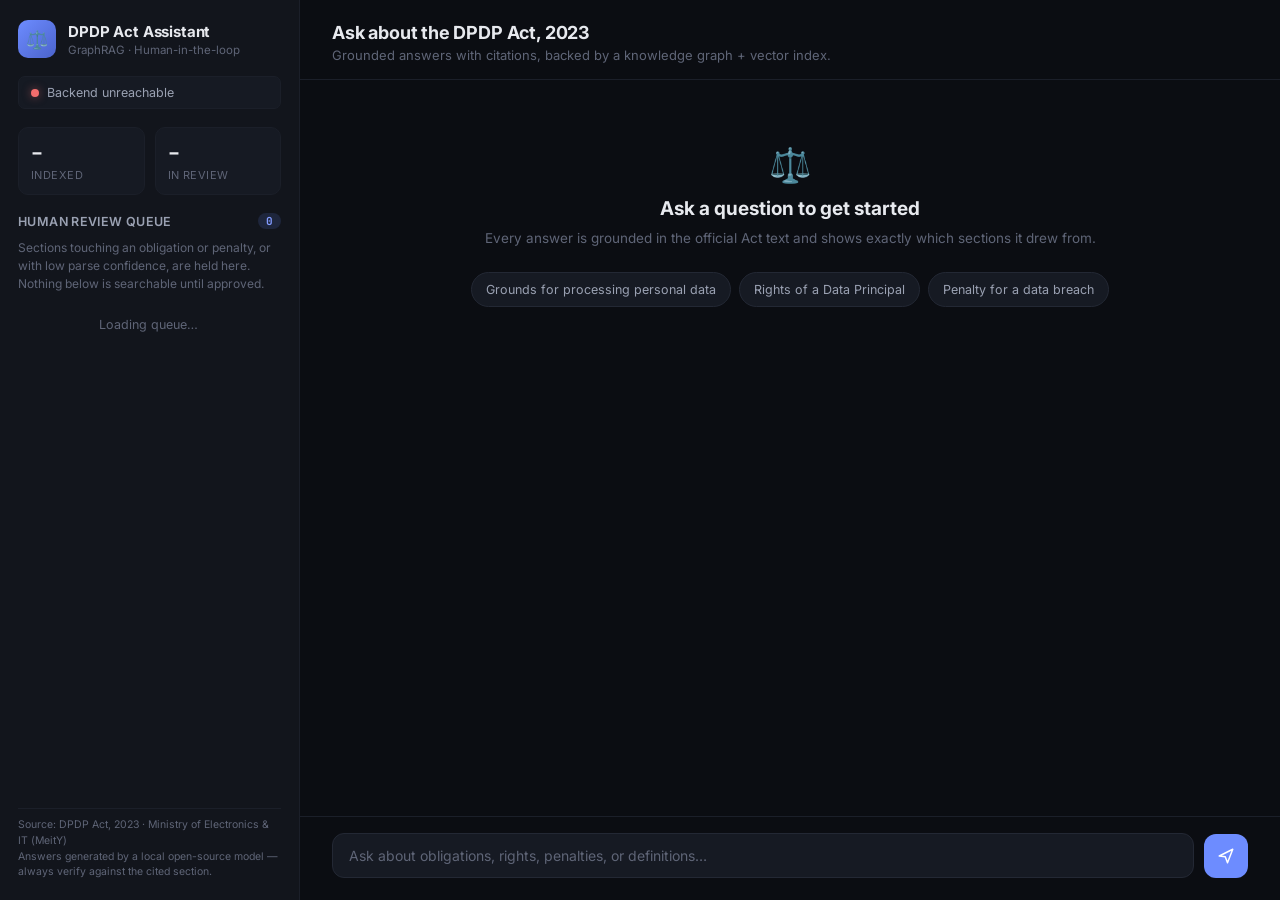
<file: index.html>
<!DOCTYPE html>
<html lang="en">
<head>
<meta charset="UTF-8" />
<meta name="viewport" content="width=device-width, initial-scale=1.0" />
<title>DPDP Act Assistant</title>
<link rel="icon" href="data:image/svg+xml,<svg xmlns=%22http://www.w3.org/2000/svg%22 viewBox=%220 0 24 24%22><text y=%2220%22 font-size=%2220%22>⚖️</text></svg>" />
<link rel="preconnect" href="https://fonts.googleapis.com">
<link rel="preconnect" href="https://fonts.gstatic.com" crossorigin>
<link href="https://fonts.googleapis.com/css2?family=Inter:wght@400;500;600;700&family=JetBrains+Mono:wght@400;500&display=swap" rel="stylesheet">
<link rel="stylesheet" href="/style.css" />
</head>
<body>

<div class="app">

  <!-- ============ SIDEBAR ============ -->
  <aside class="sidebar" id="sidebar">
    <div class="brand">
      <div class="brand-mark">⚖️</div>
      <div class="brand-text">
        <div class="brand-title">DPDP Act Assistant</div>
        <div class="brand-sub">GraphRAG · Human-in-the-loop</div>
      </div>
    </div>

    <div class="status-row" id="statusRow">
      <span class="status-dot" id="statusDot"></span>
      <span id="statusText">Connecting…</span>
    </div>

    <div class="stat-grid" id="statGrid">
      <div class="stat-card">
        <div class="stat-value" id="statIndexed">–</div>
        <div class="stat-label">Indexed</div>
      </div>
      <div class="stat-card">
        <div class="stat-value" id="statPending">–</div>
        <div class="stat-label">In review</div>
      </div>
    </div>

    <div class="sidebar-section">
      <div class="sidebar-heading">
        <span>Human review queue</span>
        <span class="badge" id="reviewBadge">0</span>
      </div>
      <p class="sidebar-hint">
        Sections touching an obligation or penalty, or with low parse confidence, are held here.
        Nothing below is searchable until approved.
      </p>
      <div class="review-list" id="reviewList">
        <div class="empty-state">Loading queue…</div>
      </div>
    </div>

    <div class="sidebar-footer">
      Source: DPDP Act, 2023 · Ministry of Electronics &amp; IT (MeitY)
      <br/>Answers generated by a local open-source model — always verify against the cited section.
    </div>
  </aside>

  <button class="sidebar-toggle" id="sidebarToggle" aria-label="Toggle sidebar">☰</button>

  <!-- ============ MAIN CHAT ============ -->
  <main class="main">
    <header class="chat-header">
      <div>
        <h1>Ask about the DPDP Act, 2023</h1>
        <p>Grounded answers with citations, backed by a knowledge graph + vector index.</p>
      </div>
    </header>

    <div class="chat-scroll" id="chatScroll">
      <div class="welcome" id="welcomeCard">
        <div class="welcome-icon">⚖️</div>
        <h2>Ask a question to get started</h2>
        <p>Every answer is grounded in the official Act text and shows exactly which sections it drew from.</p>
        <div class="suggestion-row">
          <button class="suggestion-chip" data-q="What are the grounds for processing personal data?">Grounds for processing personal data</button>
          <button class="suggestion-chip" data-q="What rights does a Data Principal have?">Rights of a Data Principal</button>
          <button class="suggestion-chip" data-q="What penalty applies for a data breach?">Penalty for a data breach</button>
        </div>
      </div>
      <div id="messages"></div>
    </div>

    <form class="composer" id="composerForm">
      <input
        id="composerInput"
        type="text"
        maxlength="500"
        autocomplete="off"
        placeholder="Ask about obligations, rights, penalties, or definitions…"
      />
      <button type="submit" id="sendBtn" aria-label="Send">
        <svg width="18" height="18" viewBox="0 0 24 24" fill="none"><path d="M3 12L21 3L14 21L11 13L3 12Z" stroke="currentColor" stroke-width="2" stroke-linejoin="round"/></svg>
      </button>
    </form>
  </main>
</div>

<!-- ============ CITATION MODAL ============ -->
<div class="modal-backdrop" id="modalBackdrop">
  <div class="modal">
    <div class="modal-header">
      <span id="modalTitle">Section</span>
      <button class="modal-close" id="modalClose">✕</button>
    </div>
    <div class="modal-body" id="modalBody"></div>
  </div>
</div>

<script src="/app.js"></script>
</body>
</html>
</file>
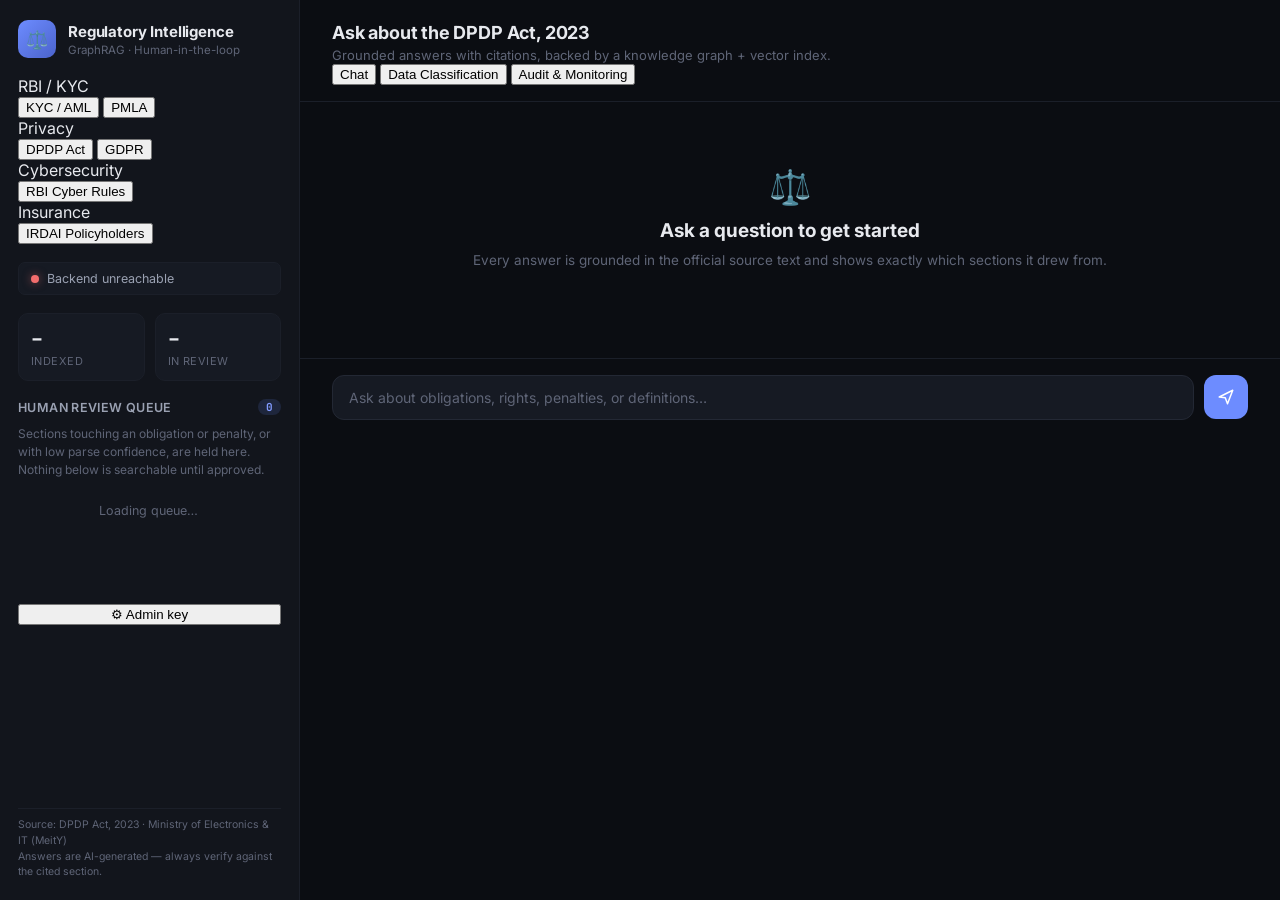
<file: frontend/index.html>
<!DOCTYPE html>
<html lang="en">
<head>
<meta charset="UTF-8" />
<meta name="viewport" content="width=device-width, initial-scale=1.0" />
<title>India Banking Regulatory Intelligence</title>
<link rel="icon" href="data:image/svg+xml,<svg xmlns=%22http://www.w3.org/2000/svg%22 viewBox=%220 0 24 24%22><text y=%2220%22 font-size=%2220%22>⚖️</text></svg>" />
<link rel="preconnect" href="https://fonts.googleapis.com">
<link rel="preconnect" href="https://fonts.gstatic.com" crossorigin>
<link href="https://fonts.googleapis.com/css2?family=Inter:wght@400;500;600;700&family=JetBrains+Mono:wght@400;500&display=swap" rel="stylesheet">
<link rel="stylesheet" href="/style.css" />
</head>
<body>

<div class="app">

  <!-- ============ SIDEBAR ============ -->
  <aside class="sidebar" id="sidebar">
    <div class="brand">
      <div class="brand-mark">⚖️</div>
      <div class="brand-text">
        <div class="brand-title">Regulatory Intelligence</div>
        <div class="brand-sub">GraphRAG · Human-in-the-loop</div>
      </div>
    </div>

    <!-- ---- Law selector: RBI/KYC · Privacy · Cybersecurity ---- -->
    <div class="law-picker" id="lawPicker">
      <div class="law-group">
        <div class="law-group-label">RBI / KYC</div>
        <button class="law-btn" data-law="kyc_aml">
          <span class="law-dot" data-dot="kyc_aml"></span>
          <span>KYC / AML</span>
        </button>
        <button class="law-btn" data-law="pmla">
          <span class="law-dot" data-dot="pmla"></span>
          <span>PMLA</span>
        </button>
      </div>
      <div class="law-group">
        <div class="law-group-label">Privacy</div>
        <button class="law-btn" data-law="dpdp">
          <span class="law-dot" data-dot="dpdp"></span>
          <span>DPDP Act</span>
        </button>
        <button class="law-btn" data-law="gdpr">
          <span class="law-dot" data-dot="gdpr"></span>
          <span>GDPR</span>
        </button>
      </div>
      <div class="law-group">
        <div class="law-group-label">Cybersecurity</div>
        <button class="law-btn" data-law="rbi_cyber">
          <span class="law-dot" data-dot="rbi_cyber"></span>
          <span>RBI Cyber Rules</span>
        </button>
      </div>
      <div class="law-group">
        <div class="law-group-label">Insurance</div>
        <button class="law-btn" data-law="irdai">
          <span class="law-dot" data-dot="irdai"></span>
          <span>IRDAI Policyholders</span>
        </button>
      </div>
    </div>

    <div class="status-row" id="statusRow">
      <span class="status-dot" id="statusDot"></span>
      <span id="statusText">Connecting…</span>
    </div>

    <!-- Shown only when the selected law hasn't been ingested yet -->
    <div class="ingest-banner" id="ingestBanner" hidden>
      <p id="ingestBannerText">This law hasn't been indexed yet.</p>
      <button class="btn-mini ingest-btn" id="ingestBtn">Ingest now</button>
    </div>

    <div class="stat-grid" id="statGrid">
      <div class="stat-card">
        <div class="stat-value" id="statIndexed">–</div>
        <div class="stat-label">Indexed</div>
      </div>
      <div class="stat-card">
        <div class="stat-value" id="statPending">–</div>
        <div class="stat-label">In review</div>
      </div>
    </div>

    <div class="sidebar-section">
      <div class="sidebar-heading">
        <span>Human review queue</span>
        <span class="badge" id="reviewBadge">0</span>
      </div>
      <p class="sidebar-hint">
        Sections touching an obligation or penalty, or with low parse confidence, are held here.
        Nothing below is searchable until approved.
      </p>
      <div class="review-list" id="reviewList">
        <div class="empty-state">Loading queue…</div>
      </div>
    </div>

    <!-- ---- Admin key (needed for Ingest + Approve/Reject) ---- -->
    <div class="sidebar-section admin-section">
      <button class="admin-toggle" id="adminToggle" type="button">
        <span>⚙ Admin key</span>
        <span class="admin-dot" id="adminDot"></span>
      </button>
      <div class="admin-panel" id="adminPanel" hidden>
        <p class="sidebar-hint">Required to ingest a law or approve/reject review items.</p>
        <input type="password" id="adminKeyInput" placeholder="X-Admin-Key" autocomplete="off" />
        <button class="btn-mini" id="adminSaveBtn" type="button">Save</button>
      </div>
    </div>

    <div class="sidebar-footer" id="sidebarFooter">
      Source: DPDP Act, 2023 · Ministry of Electronics &amp; IT (MeitY)
      <br/>Answers are AI-generated — always verify against the cited section.
    </div>
  </aside>

  <button class="sidebar-toggle" id="sidebarToggle" aria-label="Toggle sidebar">☰</button>

  <!-- ============ MAIN ============ -->
  <main class="main">
    <header class="chat-header">
      <div>
        <h1 id="viewTitle">Ask about the DPDP Act, 2023</h1>
        <p id="viewSubtitle">Grounded answers with citations, backed by a knowledge graph + vector index.</p>
      </div>
      <nav class="view-tabs" id="viewTabs">
        <button class="view-tab active" data-view="chat">Chat</button>
        <button class="view-tab" data-view="classify">Data Classification</button>
        <button class="view-tab" data-view="audit">Audit &amp; Monitoring</button>
      </nav>
    </header>

    <!-- ---- Chat view ---- -->
    <section class="view" id="view-chat">
      <div class="chat-scroll" id="chatScroll">
        <div class="welcome" id="welcomeCard">
          <div class="welcome-icon">⚖️</div>
          <h2>Ask a question to get started</h2>
          <p>Every answer is grounded in the official source text and shows exactly which sections it drew from.</p>
          <div class="suggestion-row" id="suggestionRow"></div>
        </div>
        <div id="messages"></div>
      </div>

      <form class="composer" id="composerForm">
        <input
          id="composerInput"
          type="text"
          maxlength="500"
          autocomplete="off"
          placeholder="Ask about obligations, rights, penalties, or definitions…"
        />
        <button type="submit" id="sendBtn" aria-label="Send">
          <svg width="18" height="18" viewBox="0 0 24 24" fill="none"><path d="M3 12L21 3L14 21L11 13L3 12Z" stroke="currentColor" stroke-width="2" stroke-linejoin="round"/></svg>
        </button>
      </form>
    </section>

    <!-- ---- Data Classification & Policy Engine view ---- -->
    <section class="view" id="view-classify" hidden>
      <div class="panel">
        <div class="panel-intro">
          <h2>Data Classification &amp; Policy Engine</h2>
          <p>Paste any text — a query, a document excerpt, a support ticket — and see how it's classified and which controls apply.</p>
        </div>
        <form class="classify-form" id="classifyForm">
          <textarea id="classifyInput" maxlength="10000" placeholder="Paste text to classify…" rows="6"></textarea>
          <button type="submit" id="classifyBtn">Evaluate</button>
        </form>
        <div class="classify-result" id="classifyResult" hidden>
          <div class="result-block">
            <div class="result-label">Data classes</div>
            <div class="chip-row" id="resultClasses"></div>
          </div>
          <div class="result-block">
            <div class="result-label">Required controls</div>
            <div class="chip-row control-row" id="resultControls"></div>
          </div>
          <div class="result-block">
            <div class="result-label">Rationale</div>
            <div class="result-text" id="resultRationale"></div>
          </div>
          <div class="result-block" id="resultKeywordsBlock" hidden>
            <div class="result-label">Matched keywords</div>
            <div class="chip-row muted-row" id="resultKeywords"></div>
          </div>
          <div class="result-block" id="resultProtectedBlock" hidden>
            <div class="result-label">Protected output (real masking / encryption / tokenisation)</div>
            <div class="protected-rows" id="resultProtected"></div>
          </div>
        </div>
      </div>
    </section>

    <!-- ---- Audit & Monitoring view ---- -->
    <section class="view" id="view-audit" hidden>
      <div class="panel">
        <div class="panel-intro">
          <h2>Audit &amp; Monitoring</h2>
          <p>Every query and every human review decision, across all four laws.</p>
        </div>
        <div class="audit-controls">
          <div class="audit-tabs">
            <button class="audit-tab active" data-audit="queries">Queries</button>
            <button class="audit-tab" data-audit="reviews">Review decisions</button>
          </div>
          <select id="auditLawFilter" class="audit-law-filter">
            <option value="">All laws</option>
            <option value="dpdp">DPDP Act</option>
            <option value="kyc_aml">KYC / AML</option>
            <option value="pmla">PMLA</option>
            <option value="rbi_cyber">RBI Cyber Rules</option>
          </select>
        </div>
        <div class="audit-list" id="auditList">
          <div class="empty-state">Loading…</div>
        </div>
      </div>
    </section>
  </main>
</div>

<!-- ============ CITATION MODAL ============ -->
<div class="modal-backdrop" id="modalBackdrop">
  <div class="modal">
    <div class="modal-header">
      <span id="modalTitle">Section</span>
      <button class="modal-close" id="modalClose">✕</button>
    </div>
    <div class="modal-body" id="modalBody"></div>
  </div>
</div>

<script src="/app.js"></script>
</body>
</html>
</file>
<file: style.css>
:root {
  --bg: #0b0d12;
  --bg-elevated: #12151c;
  --bg-card: #161a23;
  --border: #232834;
  --border-soft: #1b1f29;
  --text: #e7e9ee;
  --text-dim: #9aa1b2;
  --text-faint: #5f6577;
  --accent: #6d8cff;
  --accent-soft: rgba(109, 140, 255, 0.14);
  --accent-strong: #829bff;
  --success: #3ecf8e;
  --warn: #f5b93d;
  --danger: #f26d6d;
  --radius-lg: 16px;
  --radius-md: 10px;
  --radius-sm: 7px;
  --shadow-lg: 0 20px 48px rgba(0, 0, 0, 0.45);
  --font: 'Inter', -apple-system, BlinkMacSystemFont, sans-serif;
  --mono: 'JetBrains Mono', ui-monospace, monospace;
}

* { box-sizing: border-box; }

html, body {
  height: 100%;
  margin: 0;
  background: var(--bg);
  color: var(--text);
  font-family: var(--font);
  -webkit-font-smoothing: antialiased;
}

.app {
  display: grid;
  grid-template-columns: 300px 1fr;
  height: 100vh;
  overflow: hidden;
}

/* ============ SIDEBAR ============ */
.sidebar {
  background: var(--bg-elevated);
  border-right: 1px solid var(--border-soft);
  display: flex;
  flex-direction: column;
  padding: 20px 18px;
  overflow-y: auto;
  gap: 18px;
}

.brand { display: flex; align-items: center; gap: 12px; }
.brand-mark {
  width: 38px; height: 38px;
  display: flex; align-items: center; justify-content: center;
  background: linear-gradient(135deg, var(--accent), #4b63cc);
  border-radius: var(--radius-md);
  font-size: 18px;
  flex-shrink: 0;
}
.brand-title { font-weight: 700; font-size: 15px; letter-spacing: -0.01em; }
.brand-sub { font-size: 11.5px; color: var(--text-faint); margin-top: 2px; }

.status-row {
  display: flex; align-items: center; gap: 8px;
  font-size: 12.5px; color: var(--text-dim);
  background: var(--bg-card);
  border: 1px solid var(--border-soft);
  padding: 8px 12px;
  border-radius: var(--radius-sm);
}
.status-dot {
  width: 8px; height: 8px; border-radius: 50%;
  background: var(--text-faint);
  flex-shrink: 0;
  transition: background 0.2s;
}
.status-dot.online { background: var(--success); box-shadow: 0 0 8px rgba(62, 207, 142, 0.6); }
.status-dot.offline { background: var(--danger); box-shadow: 0 0 8px rgba(242, 109, 109, 0.5); }

.stat-grid { display: grid; grid-template-columns: 1fr 1fr; gap: 10px; }
.stat-card {
  background: var(--bg-card);
  border: 1px solid var(--border-soft);
  border-radius: var(--radius-md);
  padding: 12px;
}
.stat-value { font-size: 20px; font-weight: 700; font-family: var(--mono); }
.stat-label { font-size: 11px; color: var(--text-faint); margin-top: 2px; text-transform: uppercase; letter-spacing: 0.04em; }

.sidebar-section { display: flex; flex-direction: column; gap: 10px; flex: 1; min-height: 0; }
.sidebar-heading {
  display: flex; align-items: center; justify-content: space-between;
  font-size: 12.5px; font-weight: 600; color: var(--text-dim);
  text-transform: uppercase; letter-spacing: 0.03em;
}
.badge {
  background: var(--accent-soft); color: var(--accent-strong);
  font-size: 11px; font-weight: 700; padding: 1px 8px; border-radius: 999px;
  font-family: var(--mono);
}
.sidebar-hint { font-size: 12px; color: var(--text-faint); line-height: 1.5; margin: 0; }

.review-list { display: flex; flex-direction: column; gap: 8px; overflow-y: auto; padding-right: 2px; }
.empty-state { font-size: 12.5px; color: var(--text-faint); padding: 14px 4px; text-align: center; }

.review-item {
  background: var(--bg-card);
  border: 1px solid var(--border-soft);
  border-radius: var(--radius-md);
  padding: 10px 12px;
}
.review-item-title { font-size: 13px; font-weight: 600; margin-bottom: 4px; }
.review-item-meta { font-size: 11px; color: var(--text-faint); display: flex; gap: 10px; margin-bottom: 8px; }
.review-item-meta .flag { color: var(--warn); }
.confidence-bar { height: 4px; border-radius: 2px; background: var(--border); overflow: hidden; margin-bottom: 8px; }
.confidence-fill { height: 100%; background: var(--accent); }
.review-actions { display: flex; gap: 6px; }
.btn-mini {
  flex: 1; font-size: 11.5px; font-weight: 600; padding: 6px 0;
  border-radius: 7px; border: 1px solid var(--border); cursor: pointer;
  background: transparent; color: var(--text-dim); transition: all 0.15s;
}
.btn-mini.approve:hover { background: rgba(62, 207, 142, 0.12); border-color: var(--success); color: var(--success); }
.btn-mini.reject:hover { background: rgba(242, 109, 109, 0.12); border-color: var(--danger); color: var(--danger); }
.btn-mini:disabled { opacity: 0.5; cursor: default; }

.sidebar-footer { font-size: 10.5px; color: var(--text-faint); line-height: 1.5; padding-top: 8px; border-top: 1px solid var(--border-soft); }

.sidebar-toggle {
  display: none;
  position: fixed; top: 14px; left: 14px; z-index: 20;
  width: 36px; height: 36px; border-radius: 9px;
  background: var(--bg-card); border: 1px solid var(--border);
  color: var(--text); font-size: 16px; cursor: pointer;
}

/* ============ MAIN ============ */
.main { display: flex; flex-direction: column; height: 100vh; min-width: 0; }

.chat-header {
  padding: 22px 32px 16px;
  border-bottom: 1px solid var(--border-soft);
}
.chat-header h1 { font-size: 18px; font-weight: 700; margin: 0 0 4px; letter-spacing: -0.01em; }
.chat-header p { font-size: 13px; color: var(--text-faint); margin: 0; }

.chat-scroll { flex: 1; overflow-y: auto; padding: 24px 32px; }

.welcome { max-width: 640px; margin: 40px auto; text-align: center; }
.welcome-icon { font-size: 34px; margin-bottom: 12px; }
.welcome h2 { font-size: 19px; margin: 0 0 8px; }
.welcome p { color: var(--text-faint); font-size: 13.5px; line-height: 1.6; margin: 0 0 22px; }
.suggestion-row { display: flex; flex-wrap: wrap; gap: 8px; justify-content: center; }
.suggestion-chip {
  background: var(--bg-card); border: 1px solid var(--border);
  color: var(--text-dim); font-size: 12.5px; padding: 9px 14px;
  border-radius: 999px; cursor: pointer; font-family: var(--font);
  transition: all 0.15s;
}
.suggestion-chip:hover { border-color: var(--accent); color: var(--accent-strong); background: var(--accent-soft); }

#messages { display: flex; flex-direction: column; gap: 18px; max-width: 760px; margin: 0 auto; }

.msg { display: flex; gap: 12px; animation: fadeIn 0.25s ease; }
@keyframes fadeIn { from { opacity: 0; transform: translateY(4px); } to { opacity: 1; transform: translateY(0); } }

.msg-avatar {
  width: 30px; height: 30px; border-radius: 8px;
  display: flex; align-items: center; justify-content: center;
  font-size: 14px; flex-shrink: 0; margin-top: 2px;
}
.msg.user .msg-avatar { background: var(--border); }
.msg.assistant .msg-avatar { background: linear-gradient(135deg, var(--accent), #4b63cc); }

.msg-body { flex: 1; min-width: 0; }
.msg-role { font-size: 12px; font-weight: 600; color: var(--text-faint); margin-bottom: 5px; }
.msg-content {
  font-size: 14.5px; line-height: 1.65; color: var(--text);
  white-space: pre-wrap; word-wrap: break-word;
}
.msg.user .msg-content { color: var(--text-dim); }

.msg-content.status-pending { color: var(--warn); }
.msg-content.status-error { color: var(--danger); }
.msg-content.status-empty { color: var(--text-faint); }

.citations { display: flex; flex-wrap: wrap; gap: 6px; margin-top: 10px; }
.citation-chip {
  font-family: var(--mono); font-size: 11.5px;
  background: var(--accent-soft); color: var(--accent-strong);
  border: 1px solid rgba(109, 140, 255, 0.25);
  padding: 3px 10px; border-radius: 999px; cursor: pointer;
  transition: all 0.15s;
}
.citation-chip:hover { background: rgba(109, 140, 255, 0.24); }
.cache-tag { font-size: 10.5px; color: var(--text-faint); margin-top: 8px; font-family: var(--mono); }

.typing-dots { display: inline-flex; gap: 3px; padding: 2px 0; }
.typing-dots span {
  width: 6px; height: 6px; border-radius: 50%; background: var(--text-faint);
  animation: bounce 1.3s infinite ease-in-out;
}
.typing-dots span:nth-child(2) { animation-delay: 0.15s; }
.typing-dots span:nth-child(3) { animation-delay: 0.3s; }
@keyframes bounce { 0%, 60%, 100% { transform: translateY(0); opacity: 0.4; } 30% { transform: translateY(-4px); opacity: 1; } }

.composer {
  display: flex; gap: 10px; align-items: center;
  padding: 16px 32px 22px;
  border-top: 1px solid var(--border-soft);
}
.composer input {
  flex: 1; background: var(--bg-card); border: 1px solid var(--border);
  color: var(--text); font-family: var(--font); font-size: 14px;
  padding: 13px 16px; border-radius: 12px; outline: none;
  transition: border-color 0.15s;
}
.composer input:focus { border-color: var(--accent); }
.composer input::placeholder { color: var(--text-faint); }
.composer button {
  width: 44px; height: 44px; border-radius: 12px; border: none;
  background: var(--accent); color: #fff; cursor: pointer;
  display: flex; align-items: center; justify-content: center;
  flex-shrink: 0; transition: background 0.15s, transform 0.1s;
}
.composer button:hover { background: var(--accent-strong); }
.composer button:active { transform: scale(0.94); }
.composer button:disabled { background: var(--border); cursor: default; }

/* ============ MODAL ============ */
.modal-backdrop {
  position: fixed; inset: 0; background: rgba(5, 6, 10, 0.65);
  display: none; align-items: center; justify-content: center; z-index: 50;
  backdrop-filter: blur(2px);
}
.modal-backdrop.open { display: flex; }
.modal {
  width: min(560px, 92vw); max-height: 78vh; display: flex; flex-direction: column;
  background: var(--bg-elevated); border: 1px solid var(--border);
  border-radius: var(--radius-lg); box-shadow: var(--shadow-lg);
}
.modal-header {
  display: flex; align-items: center; justify-content: space-between;
  padding: 16px 20px; border-bottom: 1px solid var(--border-soft);
  font-weight: 600; font-size: 14.5px;
}
.modal-close { background: none; border: none; color: var(--text-faint); font-size: 15px; cursor: pointer; }
.modal-body { padding: 18px 20px; overflow-y: auto; font-size: 13.5px; line-height: 1.7; color: var(--text-dim); white-space: pre-wrap; }

/* ============ RESPONSIVE ============ */
@media (max-width: 860px) {
  .app { grid-template-columns: 1fr; }
  .sidebar {
    position: fixed; inset: 0 30% 0 0; z-index: 15;
    transform: translateX(-100%); transition: transform 0.2s ease;
    box-shadow: var(--shadow-lg);
  }
  .sidebar.open { transform: translateX(0); }
  .sidebar-toggle { display: flex; align-items: center; justify-content: center; }
  .chat-header, .chat-scroll, .composer { padding-left: 18px; padding-right: 18px; }
  .chat-header { padding-top: 56px; }
}
</file>
